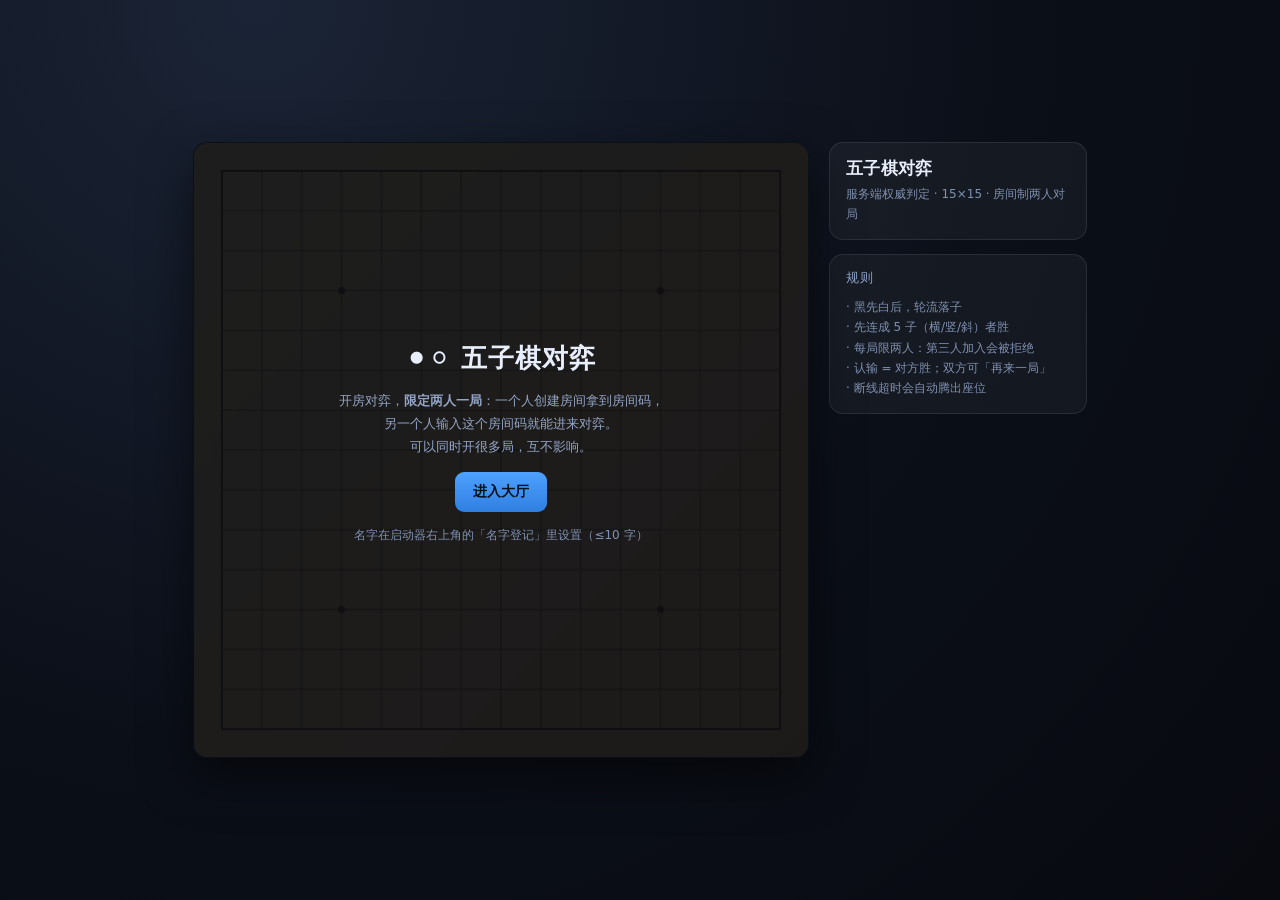
<file: gamemode/gmv9ny2bh/index.html>
<!DOCTYPE html>
<html lang="zh-CN">
<head>
<meta charset="utf-8">
<meta name="viewport" content="width=device-width, initial-scale=1">
<title>五子棋对弈 · SquadDeck</title>
<style>
  :root { color-scheme: dark; }
  * { box-sizing: border-box; }
  body {
    margin: 0; min-height: 100vh;
    background: radial-gradient(circle at 20% 0%, #1b2436 0%, #0b0f18 55%, #080a10 100%);
    color: #e8eefc;
    font-family: "Segoe UI", "Microsoft YaHei", system-ui, sans-serif;
    display: flex; align-items: center; justify-content: center;
    padding: 20px;
  }
  .app { display: flex; gap: 20px; align-items: flex-start; flex-wrap: wrap; justify-content: center; }
  .stage { position: relative; }
  canvas {
    display: block; border-radius: 14px;
    border: 1px solid rgba(120,170,255,.25);
    box-shadow: 0 18px 50px rgba(0,0,0,.55);
    max-width: 100%; height: auto;
    cursor: pointer;
  }
  .side { width: 258px; display: flex; flex-direction: column; gap: 14px; }
  .card {
    background: rgba(255,255,255,.045);
    border: 1px solid rgba(255,255,255,.09);
    border-radius: 14px; padding: 14px 16px;
  }
  h1 { font-size: 17px; margin: 0 0 4px; font-weight: 600; letter-spacing: .3px; }
  h2 { font-size: 13px; margin: 0 0 10px; font-weight: 500; color: #8ea3c8; letter-spacing: .5px; }
  .sub { font-size: 12px; color: #7f90b0; line-height: 1.7; }
  .roomcode {
    font-size: 30px; font-weight: 700; letter-spacing: 6px;
    color: #ffd166; font-variant-numeric: tabular-nums;
    text-align: center; padding: 6px 0 2px;
  }
  .seats { display: flex; flex-direction: column; gap: 8px; }
  .seat {
    display: flex; align-items: center; gap: 9px;
    padding: 8px 10px; border-radius: 10px;
    background: rgba(255,255,255,.04);
    border: 1px solid transparent;
  }
  .seat.active { border-color: rgba(255,209,102,.55); background: rgba(255,209,102,.08); }
  .seat .stone {
    width: 20px; height: 20px; border-radius: 50%; flex: none;
    box-shadow: inset 0 -2px 3px rgba(0,0,0,.4), 0 1px 2px rgba(0,0,0,.5);
  }
  .seat .stone.b { background: radial-gradient(circle at 34% 30%, #6b6b6b, #0a0a0a 72%); }
  .seat .stone.w { background: radial-gradient(circle at 34% 30%, #ffffff, #b9c0cc 78%); }
  .seat .who { font-size: 13px; }
  .seat .tag { margin-left: auto; font-size: 11px; color: #7f90b0; }
  .seat .tag.on { color: #8be3a8; }
  .seat .tag.off { color: #ff8f8f; }
  .turnline { font-size: 13px; text-align: center; padding: 8px; border-radius: 10px;
    background: rgba(78,161,255,.12); color: #bcd6ff; font-weight: 600; }
  .turnline.over { background: rgba(255,209,102,.14); color: #ffd166; }
  .turnline.mine { background: rgba(139,227,168,.16); color: #8be3a8; }
  .row { display: flex; gap: 8px; flex-wrap: wrap; }
  .row > * { flex: 1; }
  input {
    width: 100%; padding: 11px 12px; border-radius: 9px;
    border: 1px solid rgba(255,255,255,.16); background: rgba(0,0,0,.28);
    color: #e8eefc; font-size: 18px; font-family: inherit; font-weight: 700;
    letter-spacing: 4px; text-align: center; text-transform: uppercase;
  }
  input::placeholder { letter-spacing: 1px; font-weight: 400; font-size: 13px; color: #5f6f8c; }
  button {
    padding: 11px 18px; border: none; border-radius: 9px; cursor: pointer;
    font-size: 14px; font-family: inherit; font-weight: 600;
    background: linear-gradient(180deg, #4ea1ff, #2f7fe0); color: #04101f;
  }
  button:hover { filter: brightness(1.1); }
  button:disabled { opacity: .5; cursor: default; }
  button.ghost { background: rgba(255,255,255,.08); color: #cfe0ff; }
  button.danger { background: rgba(255,120,120,.16); color: #ffb3b3; }
  #status { font-size: 12px; color: #ff9f9f; min-height: 16px; text-align: center; }
  #toast {
    position: absolute; left: 50%; top: 18px; transform: translateX(-50%);
    background: rgba(8,10,16,.9); border: 1px solid rgba(255,120,120,.35);
    color: #ffb3b3; font-size: 13px; padding: 9px 18px; border-radius: 10px;
    pointer-events: none; white-space: nowrap; z-index: 5;
  }
  #toast.hidden { display: none; }
  .overlay {
    position: absolute; inset: 0; border-radius: 14px;
    background: rgba(8,10,16,.9);
    display: flex; flex-direction: column; align-items: center; justify-content: center;
    gap: 13px; text-align: center; padding: 24px;
  }
  .overlay.hidden { display: none; }
  .overlay h3 { margin: 0; font-size: 26px; font-weight: 600; letter-spacing: 1px; }
  .overlay p { margin: 0; font-size: 13px; color: #93a4c4; line-height: 1.8; }
  .overlay .overlay-tip { font-size: 12px; color: #7f90b0; }
  .overlay .box { width: min(320px, 100%); display: flex; flex-direction: column; gap: 12px; }
  .overlay .row { justify-content: center; }
</style>
</head>
<body>
<div class="app">
  <div class="stage">
    <canvas id="board"></canvas>
    <div id="toast" class="hidden"></div>

    <!-- 欢迎层：点一下才进大厅 -->
    <div class="overlay" id="ovWelcome">
      <h3>⚫⚪ 五子棋对弈</h3>
      <p>开房对弈，<b>限定两人一局</b>：一个人创建房间拿到房间码，<br>
         另一个人输入这个房间码就能进来对弈。<br>
         可以同时开很多局，互不影响。</p>
      <div class="row">
        <button id="btnEnter">进入大厅</button>
      </div>
      <p class="overlay-tip">名字在启动器右上角的「名字登记」里设置（≤10 字）</p>
      <p id="enterErr" style="color:#ff9f9f"></p>
    </div>

    <!-- 大厅层：创建房间 / 输房间码加入 -->
    <div class="overlay hidden" id="ovLobby">
      <h3>大厅</h3>
      <div class="box">
        <button id="btnAi">人机对战（AI 执白，一个人也能下）</button>
        <div class="sub" style="text-align:center">—— 或 和朋友开黑 ——</div>
        <button id="btnCreate" class="ghost">创建房间（我执黑先手）</button>
        <div class="sub" style="text-align:center">—— 或 输入朋友的房间码 ——</div>
        <input id="roomInput" maxlength="4" placeholder="例如 AB3K" autocomplete="off">
        <button id="btnJoin" class="ghost">加入房间</button>
      </div>
      <p class="overlay-tip" id="lobbyInfo">在线 0 人 · 房间 0 个</p>
      <p id="lobbyErr" style="color:#ff9f9f; min-height:16px"></p>
    </div>
  </div>

  <aside class="side">
    <div class="card">
      <h1>五子棋对弈</h1>
      <div class="sub">服务端权威判定 · 15×15 · 房间制两人对局</div>
    </div>

    <div class="card" id="cardRoom" style="display:none">
      <h2>房间码 <span class="sub" style="float:right; cursor:pointer" id="copyCode">复制</span></h2>
      <div class="roomcode" id="roomCode">----</div>
      <div class="seats">
        <div class="seat" id="seatBlack">
          <span class="stone b"></span><span class="who">黑 · 等待</span>
          <span class="tag" id="tagBlack"></span>
        </div>
        <div class="seat" id="seatWhite">
          <span class="stone w"></span><span class="who">白 · 等待</span>
          <span class="tag" id="tagWhite"></span>
        </div>
      </div>
    </div>

    <div class="card" id="cardState" style="display:none">
      <div class="turnline" id="turnLine">等待对手加入…</div>
      <div class="sub" id="aiLine" style="display:none; margin-top:8px; line-height:1.5"></div>
      <div class="row" style="margin-top:12px">
        <button id="btnAgain" class="ghost" style="display:none">再来一局</button>
        <button id="btnResign" class="ghost">认输</button>
        <button id="btnLeave" class="danger">退出房间</button>
      </div>
    </div>

    <div class="card">
      <h2>规则</h2>
      <div class="sub">
        · 黑先白后，轮流落子<br>
        · 先连成 5 子（横/竖/斜）者胜<br>
        · 每局限两人：第三人加入会被拒绝<br>
        · 认输 = 对方胜；双方可「再来一局」<br>
        · 断线超时会自动腾出座位
      </div>
    </div>

    <div id="status"></div>
  </aside>
</div>
<script src="game.js"></script>
</body>
</html>
</file>
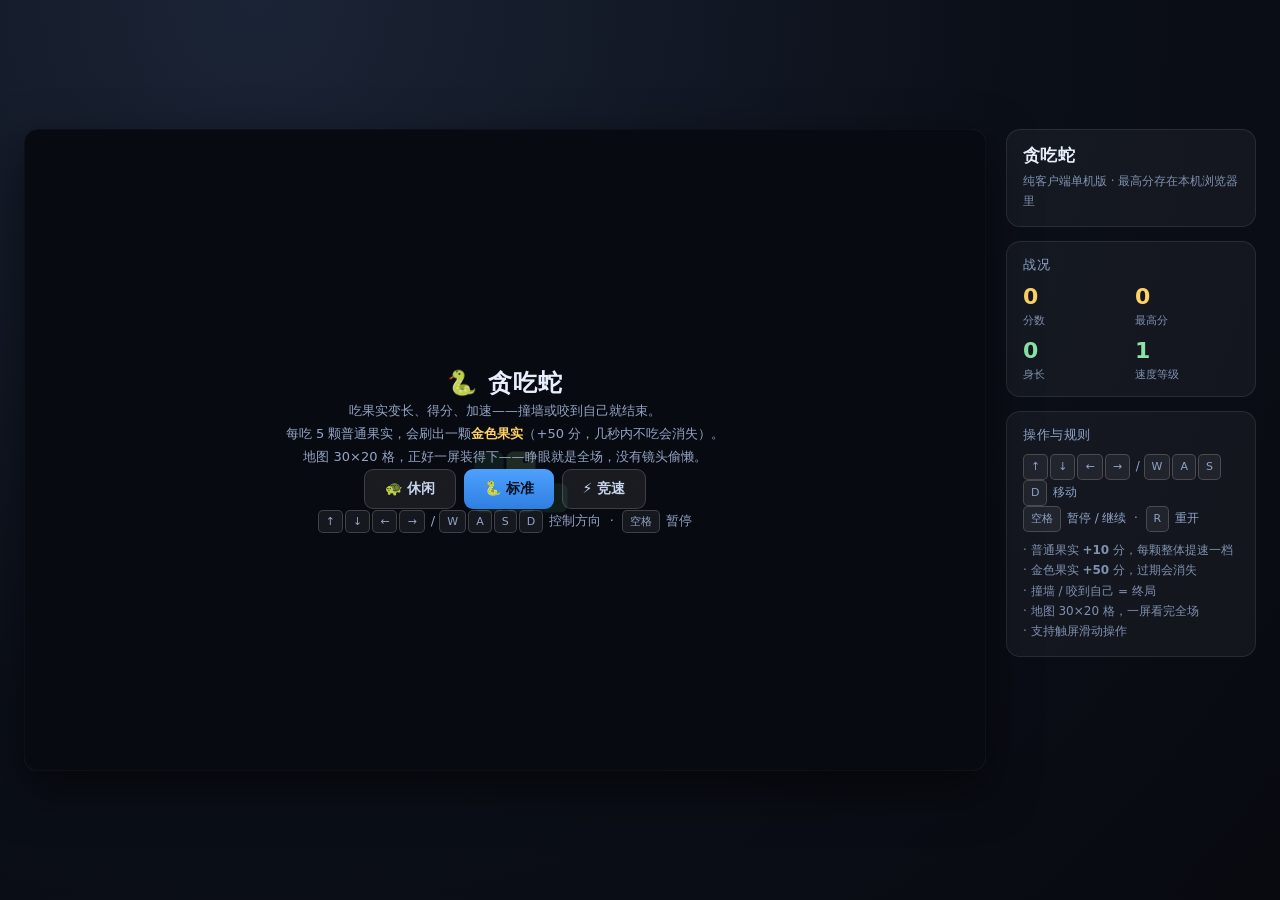
<file: gamemode/snake/index.html>
<!DOCTYPE html>
<html lang="zh-CN">
<head>
<meta charset="utf-8">
<meta name="viewport" content="width=device-width, initial-scale=1">
<title>贪吃蛇 · SquadDeck</title>
<style>
  :root { color-scheme: dark; }
  * { box-sizing: border-box; }
  body {
    margin: 0; min-height: 100vh;
    background: radial-gradient(circle at 20% 0%, #1b2436 0%, #0b0f18 55%, #080a10 100%);
    color: #e8eefc;
    font-family: "Segoe UI", "Microsoft YaHei", system-ui, sans-serif;
    display: flex; align-items: center; justify-content: center;
    padding: 20px;
  }
  .app { display: flex; gap: 20px; align-items: flex-start; flex-wrap: wrap; justify-content: center; }
  .stage { position: relative; }
  canvas {
    display: block; border-radius: 14px;
    border: 1px solid rgba(120,170,255,.25);
    box-shadow: 0 18px 50px rgba(0,0,0,.55);
    background: #0b1119;
    max-width: 100%; height: auto;
  }
  .side { width: 250px; display: flex; flex-direction: column; gap: 14px; }
  .card {
    background: rgba(255,255,255,.045);
    border: 1px solid rgba(255,255,255,.09);
    border-radius: 14px; padding: 14px 16px;
  }
  h1 { font-size: 17px; margin: 0 0 4px; font-weight: 600; letter-spacing: .3px; }
  h2 { font-size: 13px; margin: 0 0 10px; font-weight: 500; color: #8ea3c8; letter-spacing: .5px; }
  .sub { font-size: 12px; color: #7f90b0; line-height: 1.7; }
  .keys { font-size: 12px; color: #8ea3c8; line-height: 2; }
  kbd {
    display: inline-block; padding: 1px 7px; margin-right: 2px;
    border: 1px solid rgba(255,255,255,.18); border-radius: 5px;
    background: rgba(255,255,255,.06); font-size: 11px; font-family: inherit;
  }
  .stats { display: grid; grid-template-columns: 1fr 1fr; gap: 10px 8px; }
  .stat b { display: block; font-size: 22px; font-weight: 600; color: #ffd166; font-variant-numeric: tabular-nums; }
  .stat span { font-size: 11px; color: #7f90b0; }
  .stat.green b { color: #8be3a8; }
  #status { font-size: 12px; color: #ff9f9f; min-height: 16px; }
  .overlay {
    position: absolute; inset: 0; border-radius: 14px;
    background: rgba(8,10,16,.86);
    display: flex; flex-direction: column; align-items: center; justify-content: center;
    gap: 14px; text-align: center; padding: 20px;
  }
  .overlay.hidden, .screen.hidden { display: none; }
  .overlay h3 { margin: 0; font-size: 24px; font-weight: 600; letter-spacing: 1px; }
  .overlay p { margin: 0; font-size: 13px; color: #93a4c4; line-height: 1.8; }
  .row { display: flex; gap: 8px; flex-wrap: wrap; justify-content: center; }
  button {
    padding: 10px 20px; border: none; border-radius: 9px; cursor: pointer;
    font-size: 14px; font-family: inherit; font-weight: 600;
    background: linear-gradient(180deg, #4ea1ff, #2f7fe0); color: #04101f;
  }
  button:hover { filter: brightness(1.1); }
  button:disabled { opacity: .5; cursor: default; }
  button.ghost {
    background: rgba(255,255,255,.07); color: #c9d6ee;
    border: 1px solid rgba(255,255,255,.16);
  }
  .score-line { font-size: 15px; color: #e8eefc; }
  .score-line b { color: #ffd166; font-variant-numeric: tabular-nums; }
  .newbest { color: #8be3a8 !important; font-weight: 600; }
</style>
</head>
<body>
<div class="app">
  <div class="stage">
    <canvas id="game" width="960" height="640"></canvas>
    <div class="overlay" id="overlay">

      <div class="screen" id="scReady">
        <h3>🐍 贪吃蛇</h3>
        <p>吃果实变长、得分、加速——撞墙或咬到自己就结束。<br>
           每吃 5 颗普通果实，会刷出一颗<b style="color:#ffd166">金色果实</b>（+50 分，几秒内不吃会消失）。<br>
           地图 30×20 格，正好一屏装得下——睁眼就是全场，没有镜头偷懒。</p>
        <div class="row">
          <button class="ghost" data-speed="185">🐢 休闲</button>
          <button data-speed="150">🐍 标准</button>
          <button class="ghost" data-speed="110">⚡ 竞速</button>
        </div>
        <p><kbd>↑</kbd><kbd>↓</kbd><kbd>←</kbd><kbd>→</kbd> / <kbd>W</kbd><kbd>A</kbd><kbd>S</kbd><kbd>D</kbd> 控制方向 &nbsp;·&nbsp; <kbd>空格</kbd> 暂停</p>
      </div>

      <div class="screen hidden" id="scPause">
        <h3>⏸ 已暂停</h3>
        <p>休息一下，蛇也歇会儿。</p>
        <div class="row"><button id="btnResume">继续</button></div>
        <p><kbd>空格</kbd> 也可以继续</p>
      </div>

      <div class="screen hidden" id="scOver">
        <h3>💥 游戏结束</h3>
        <p class="score-line">本局得分 <b id="overScore">0</b> &nbsp;·&nbsp; 历史最高 <b id="overBest">0</b></p>
        <p id="overTip"></p>
        <div class="row"><button id="btnRetry">再来一局</button></div>
        <p><kbd>回车</kbd> / <kbd>R</kbd> 快速重开</p>
      </div>

    </div>
  </div>

  <div class="side">
    <div class="card">
      <h1>贪吃蛇</h1>
      <div class="sub">纯客户端单机版 · 最高分存在本机浏览器里</div>
    </div>

    <div class="card">
      <h2>战况</h2>
      <div class="stats">
        <div class="stat"><b id="score">0</b><span>分数</span></div>
        <div class="stat"><b id="best">0</b><span>最高分</span></div>
        <div class="stat green"><b id="len">3</b><span>身长</span></div>
        <div class="stat green"><b id="level">1</b><span>速度等级</span></div>
      </div>
    </div>

    <div class="card">
      <h2>操作与规则</h2>
      <div class="keys">
        <kbd>↑</kbd><kbd>↓</kbd><kbd>←</kbd><kbd>→</kbd> / <kbd>W</kbd><kbd>A</kbd><kbd>S</kbd><kbd>D</kbd> 移动<br>
        <kbd>空格</kbd> 暂停 / 继续 &nbsp;·&nbsp; <kbd>R</kbd> 重开
      </div>
      <div class="sub" style="margin-top:8px">
        · 普通果实 <b>+10</b> 分，每颗整体提速一档<br>
        · 金色果实 <b>+50</b> 分，过期会消失<br>
        · 撞墙 / 咬到自己 = 终局<br>
        · 地图 30×20 格，一屏看完全场<br>
        · 支持触屏滑动操作
      </div>
    </div>

    <div id="status"></div>
  </div>
</div>
<script src="game.js"></script>
</body>
</html>
</file>
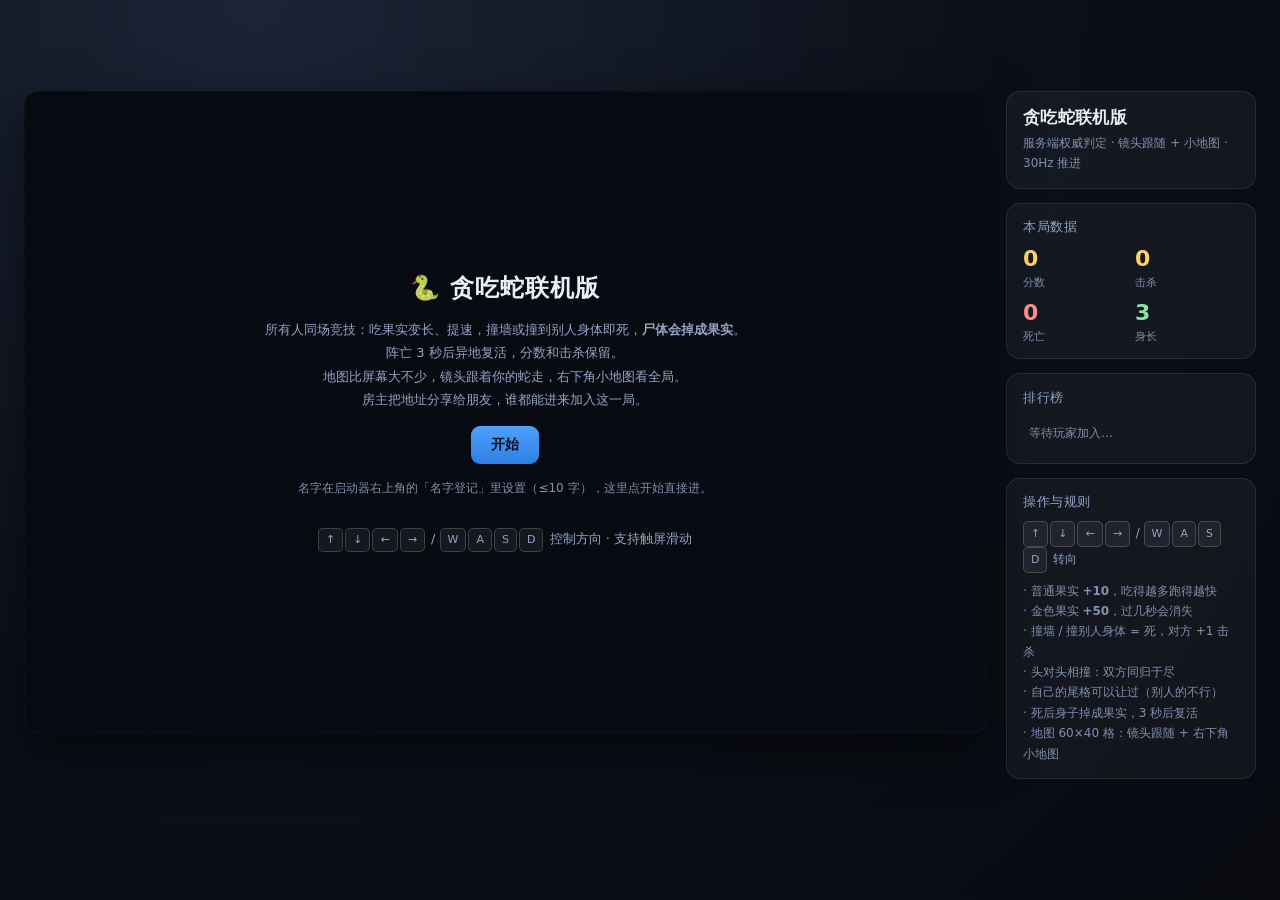
<file: gamemode/snake2/index.html>
<!DOCTYPE html>
<html lang="zh-CN">
<head>
<meta charset="utf-8">
<meta name="viewport" content="width=device-width, initial-scale=1">
<title>贪吃蛇联机版 · SquadDeck</title>
<style>
  :root { color-scheme: dark; }
  * { box-sizing: border-box; }
  body {
    margin: 0; min-height: 100vh;
    background: radial-gradient(circle at 20% 0%, #1b2436 0%, #0b0f18 55%, #080a10 100%);
    color: #e8eefc;
    font-family: "Segoe UI", "Microsoft YaHei", system-ui, sans-serif;
    display: flex; align-items: center; justify-content: center;
    padding: 20px;
  }
  .app { display: flex; gap: 20px; align-items: flex-start; flex-wrap: wrap; justify-content: center; }
  .stage { position: relative; }
  canvas {
    display: block; border-radius: 14px;
    border: 1px solid rgba(120,170,255,.25);
    box-shadow: 0 18px 50px rgba(0,0,0,.55);
    background: #0b1119;
    max-width: 100%; height: auto;
  }
  .side { width: 250px; display: flex; flex-direction: column; gap: 14px; }
  .card {
    background: rgba(255,255,255,.045);
    border: 1px solid rgba(255,255,255,.09);
    border-radius: 14px; padding: 14px 16px;
  }
  h1 { font-size: 17px; margin: 0 0 4px; font-weight: 600; letter-spacing: .3px; }
  h2 { font-size: 13px; margin: 0 0 10px; font-weight: 500; color: #8ea3c8; letter-spacing: .5px; }
  .sub { font-size: 12px; color: #7f90b0; line-height: 1.7; }
  .keys { font-size: 12px; color: #8ea3c8; line-height: 2; }
  kbd {
    display: inline-block; padding: 1px 7px; margin-right: 2px;
    border: 1px solid rgba(255,255,255,.18); border-radius: 5px;
    background: rgba(255,255,255,.06); font-size: 11px; font-family: inherit;
  }
  .stats { display: grid; grid-template-columns: 1fr 1fr; gap: 10px 8px; }
  .stat b { display: block; font-size: 22px; font-weight: 600; color: #ffd166; font-variant-numeric: tabular-nums; }
  .stat span { font-size: 11px; color: #7f90b0; }
  .stat.green b { color: #8be3a8; }
  .stat.red b { color: #ff8f8f; }
  ol#board { list-style: none; margin: 0; padding: 0; font-size: 13px; }
  ol#board li {
    display: flex; align-items: center; gap: 8px;
    padding: 5px 6px; border-radius: 8px;
  }
  ol#board li.me { background: rgba(78,161,255,.16); }
  ol#board li.dead { opacity: .45; }
  ol#board b { margin-left: auto; color: #ffd166; font-variant-numeric: tabular-nums; }
  ol#board .kills { color: #ff8f8f; font-size: 11px; font-variant-numeric: tabular-nums; }
  .dot { width: 9px; height: 9px; border-radius: 50%; flex: none; }
  #status { font-size: 12px; color: #ff9f9f; min-height: 16px; }
  #toast {
    position: absolute; left: 50%; top: 18px; transform: translateX(-50%);
    background: rgba(8,10,16,.85); border: 1px solid rgba(255,120,120,.35);
    color: #ffb3b3; font-size: 13px; padding: 8px 16px; border-radius: 10px;
    pointer-events: none; white-space: nowrap;
  }
  #toast.hidden { display: none; }
  .overlay {
    position: absolute; inset: 0; border-radius: 14px;
    background: rgba(8,10,16,.88);
    display: flex; flex-direction: column; align-items: center; justify-content: center;
    gap: 14px; text-align: center; padding: 20px;
  }
  .overlay.hidden { display: none; }
  .overlay h3 { margin: 0; font-size: 24px; font-weight: 600; letter-spacing: 1px; }
  .overlay p { margin: 0; font-size: 13px; color: #93a4c4; line-height: 1.8; }
  .overlay .overlay-tip { font-size: 12px; color: #7f90b0; }
  .row { display: flex; gap: 8px; flex-wrap: wrap; justify-content: center; }
  button {
    padding: 10px 20px; border: none; border-radius: 9px; cursor: pointer;
    font-size: 14px; font-family: inherit; font-weight: 600;
    background: linear-gradient(180deg, #4ea1ff, #2f7fe0); color: #04101f;
  }
  button:hover { filter: brightness(1.1); }
  button:disabled { opacity: .5; cursor: default; }
</style>
</head>
<body>
<div class="app">
  <div class="stage">
    <canvas id="game" width="960" height="640"></canvas>
    <div id="toast" class="hidden"></div>
    <div class="overlay" id="overlay">
      <h3>🐍 贪吃蛇联机版</h3>
      <p>所有人同场竞技：吃果实变长、提速，撞墙或撞到别人身体即死，<b>尸体会掉成果实</b>。<br>
         阵亡 3 秒后异地复活，分数和击杀保留。<br>
         地图比屏幕大不少，镜头跟着你的蛇走，右下角小地图看全局。<br>
         房主把地址分享给朋友，谁都能进来加入这一局。</p>
      <div class="row">
        <button id="join">开始</button>
      </div>
      <p class="overlay-tip">名字在启动器右上角的「名字登记」里设置（≤10 字），这里点开始直接进。</p>
      <p id="joinErr" style="color:#ff9f9f"></p>
      <p><kbd>↑</kbd><kbd>↓</kbd><kbd>←</kbd><kbd>→</kbd> / <kbd>W</kbd><kbd>A</kbd><kbd>S</kbd><kbd>D</kbd> 控制方向 · 支持触屏滑动</p>
    </div>
  </div>

  <div class="side">
    <div class="card">
      <h1>贪吃蛇联机版</h1>
      <div class="sub">服务端权威判定 · 镜头跟随 + 小地图 · 30Hz 推进</div>
    </div>

    <div class="card">
      <h2>本局数据</h2>
      <div class="stats">
        <div class="stat"><b id="score">0</b><span>分数</span></div>
        <div class="stat"><b id="kills">0</b><span>击杀</span></div>
        <div class="stat red"><b id="deaths">0</b><span>死亡</span></div>
        <div class="stat green"><b id="len">3</b><span>身长</span></div>
      </div>
    </div>

    <div class="card">
      <h2>排行榜 <span class="sub" id="players"></span></h2>
      <ol id="board"><li class="sub">等待玩家加入…</li></ol>
    </div>

    <div class="card">
      <h2>操作与规则</h2>
      <div class="keys">
        <kbd>↑</kbd><kbd>↓</kbd><kbd>←</kbd><kbd>→</kbd> / <kbd>W</kbd><kbd>A</kbd><kbd>S</kbd><kbd>D</kbd> 转向
      </div>
      <div class="sub" style="margin-top:8px">
        · 普通果实 <b>+10</b>，吃得越多跑得越快<br>
        · 金色果实 <b>+50</b>，过几秒会消失<br>
        · 撞墙 / 撞别人身体 = 死，对方 +1 击杀<br>
        · 头对头相撞：双方同归于尽<br>
        · 自己的尾格可以让过（别人的不行）<br>
        · 死后身子掉成果实，3 秒后复活<br>
        · 地图 60×40 格：镜头跟随 + 右下角小地图
      </div>
    </div>

    <div id="status"></div>
  </div>
</div>
<script src="game.js"></script>
</body>
</html>
</file>
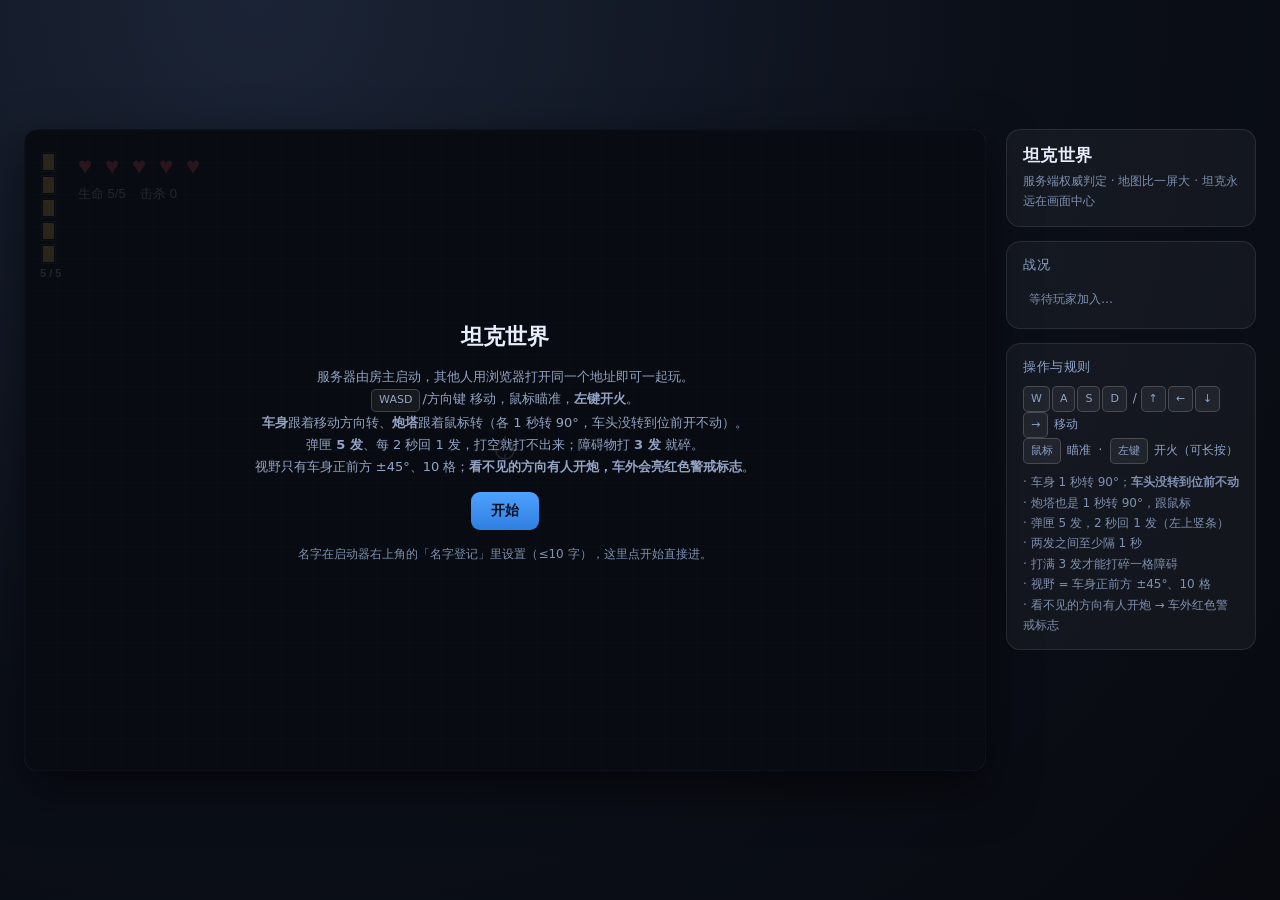
<file: gamemode/tank/index.html>
<!DOCTYPE html>
<html lang="zh-CN">
<head>
<meta charset="utf-8">
<meta name="viewport" content="width=device-width, initial-scale=1">
<link rel="icon" type="image/x-icon" href="tank.ico">
<title>坦克世界 · SquadDeck</title>
<style>
  :root { color-scheme: dark; }
  * { box-sizing: border-box; }
  body {
    margin: 0; min-height: 100vh;
    background: radial-gradient(circle at 20% 0%, #1b2436 0%, #0b0f18 55%, #080a10 100%);
    color: #e8eefc;
    font-family: "Segoe UI", "Microsoft YaHei", system-ui, sans-serif;
    display: flex; align-items: center; justify-content: center;
    padding: 20px;
  }
  .app { display: flex; gap: 20px; align-items: flex-start; flex-wrap: wrap; justify-content: center; }
  .stage { position: relative; }
  canvas {
    display: block; border-radius: 14px;
    border: 1px solid rgba(120,170,255,.25);
    box-shadow: 0 18px 50px rgba(0,0,0,.55);
    background: #0b1119;
    max-width: 100%; height: auto;
    cursor: crosshair;
  }
  .side { width: 250px; display: flex; flex-direction: column; gap: 14px; }
  .card {
    background: rgba(255,255,255,.045);
    border: 1px solid rgba(255,255,255,.09);
    border-radius: 14px; padding: 14px 16px;
  }
  h1 { font-size: 17px; margin: 0 0 4px; font-weight: 600; letter-spacing: .3px; }
  h2 { font-size: 13px; margin: 0 0 10px; font-weight: 500; color: #8ea3c8; letter-spacing: .5px; }
  .sub { font-size: 12px; color: #7f90b0; line-height: 1.7; }
  .keys { font-size: 12px; color: #8ea3c8; line-height: 2; }
  kbd {
    display: inline-block; padding: 1px 7px; margin-right: 2px;
    border: 1px solid rgba(255,255,255,.18); border-radius: 5px;
    background: rgba(255,255,255,.06); font-size: 11px; font-family: inherit;
  }
  ol#board { list-style: none; margin: 0; padding: 0; font-size: 13px; }
  ol#board li {
    display: flex; align-items: center; gap: 8px;
    padding: 5px 6px; border-radius: 8px;
  }
  ol#board li.me { background: rgba(78,161,255,.16); }
  ol#board b { margin-left: auto; color: #ffd166; font-variant-numeric: tabular-nums; }
  .dot { width: 9px; height: 9px; border-radius: 50%; flex: none; }
  #status { font-size: 12px; color: #ff9f9f; min-height: 16px; }
  .overlay {
    position: absolute; inset: 0; border-radius: 14px;
    background: rgba(8,10,16,.86);
    display: flex; flex-direction: column; align-items: center; justify-content: center;
    gap: 14px; text-align: center; padding: 20px;
  }
  .overlay.hidden { display: none; }
  .overlay h3 { margin: 0; font-size: 22px; font-weight: 600; }
  .overlay p { margin: 0; font-size: 13px; color: #93a4c4; line-height: 1.7; }
  .overlay .overlay-tip { font-size: 12px; color: #7f90b0; }
  .row { display: flex; gap: 8px; }
  input {
    padding: 10px 12px; border-radius: 9px; font-size: 14px; font-family: inherit;
    border: 1px solid rgba(255,255,255,.18); background: rgba(255,255,255,.07);
    color: #e8eefc; outline: none; width: 170px;
  }
  input:focus { border-color: #4ea1ff; }
  button {
    padding: 10px 20px; border: none; border-radius: 9px; cursor: pointer;
    font-size: 14px; font-family: inherit; font-weight: 600;
    background: linear-gradient(180deg, #4ea1ff, #2f7fe0); color: #04101f;
  }
  button:disabled { opacity: .5; cursor: default; }
</style>
</head>
<body>
<div class="app">
  <div class="stage">
    <canvas id="game" width="960" height="640"></canvas>
    <div class="overlay" id="overlay">
      <h3>坦克世界</h3>
      <p>服务器由房主启动，其他人用浏览器打开同一个地址即可一起玩。<br>
         <kbd>WASD</kbd>/方向键 移动，鼠标瞄准，<b>左键开火</b>。<br>
         <b>车身</b>跟着移动方向转、<b>炮塔</b>跟着鼠标转（各 1 秒转 90°，车头没转到位前开不动）。<br>
         弹匣 <b>5 发</b>、每 2 秒回 1 发，打空就打不出来；障碍物打 <b>3 发</b> 就碎。<br>
         视野只有车身正前方 ±45°、10 格；<b>看不见的方向有人开炮，车外会亮红色警戒标志</b>。</p>
      <div class="row">
        <button id="join">开始</button>
      </div>
      <p class="overlay-tip">名字在启动器右上角的「名字登记」里设置（≤10 字），这里点开始直接进。</p>
      <p id="joinErr" style="color:#ff9f9f"></p>
    </div>
  </div>

  <div class="side">
    <div class="card">
      <h1>坦克世界</h1>
      <div class="sub">服务端权威判定 · 地图比一屏大 · 坦克永远在画面中心</div>
    </div>

    <div class="card">
      <h2>战况</h2>
      <ol id="board"><li class="sub">等待玩家加入…</li></ol>
    </div>

    <div class="card">
      <h2>操作与规则</h2>
      <div class="keys">
        <kbd>W</kbd><kbd>A</kbd><kbd>S</kbd><kbd>D</kbd> / <kbd>↑</kbd><kbd>←</kbd><kbd>↓</kbd><kbd>→</kbd> 移动<br>
        <kbd>鼠标</kbd> 瞄准 &nbsp;·&nbsp; <kbd>左键</kbd> 开火（可长按）
      </div>
      <div class="sub" style="margin-top:8px">
        · 车身 1 秒转 90°；<b>车头没转到位前不动</b><br>
        · 炮塔也是 1 秒转 90°，跟鼠标<br>
        · 弹匣 5 发，2 秒回 1 发（左上竖条）<br>
        · 两发之间至少隔 1 秒<br>
        · 打满 3 发才能打碎一格障碍<br>
        · 视野 = 车身正前方 ±45°、10 格<br>
        · 看不见的方向有人开炮 → 车外红色警戒标志
      </div>
    </div>

    <div id="status"></div>
  </div>
</div>
<script src="game.js"></script>
</body>
</html>
</file>
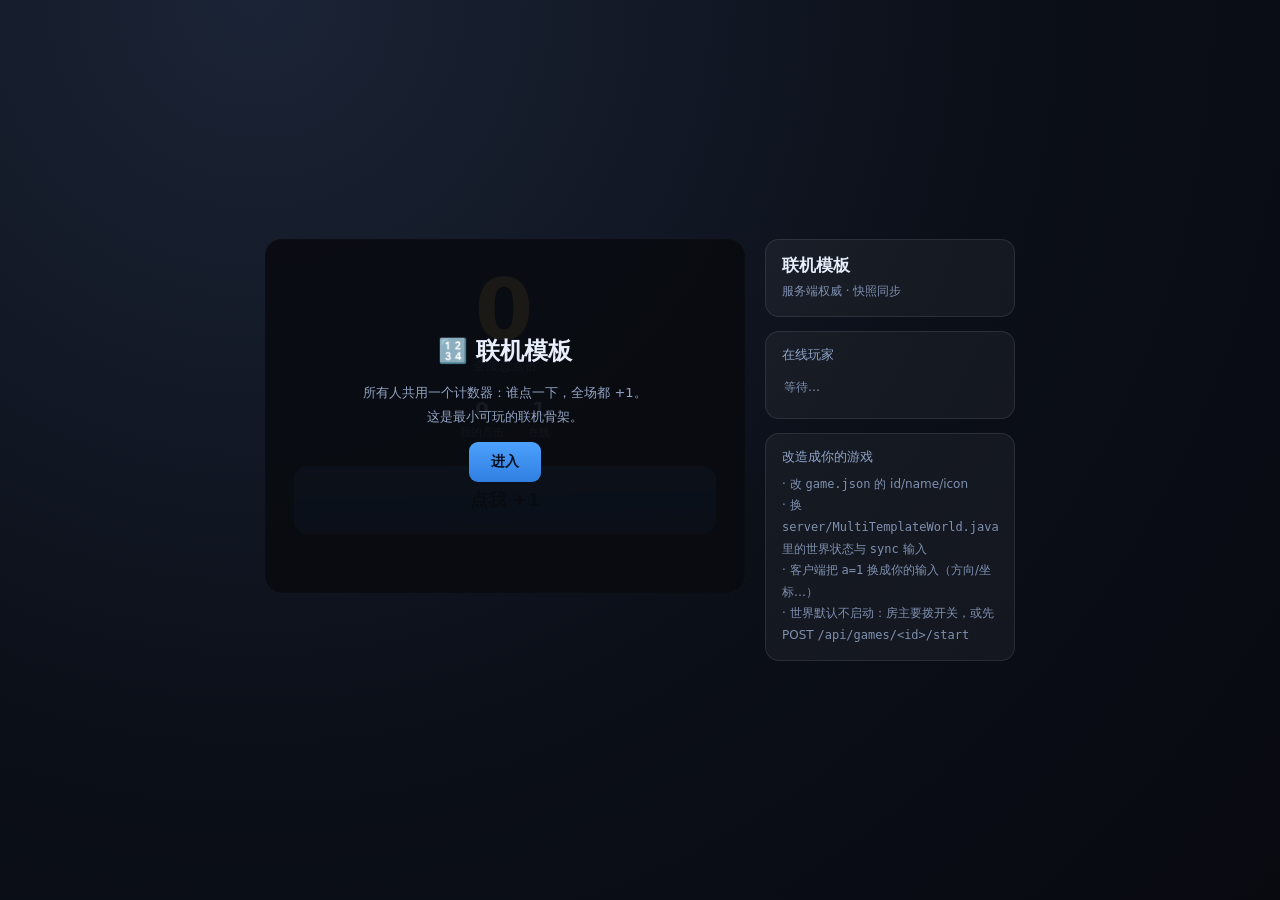
<file: 游戏制作相关/skills/游戏制作方法/assets/templates/multiplayer/index.html>
<!DOCTYPE html>
<html lang="zh-CN">
<head>
<meta charset="utf-8">
<meta name="viewport" content="width=device-width, initial-scale=1">
<title>联机模板 · SquadDeck</title>
<style>
  :root { color-scheme: dark; }
  * { box-sizing: border-box; }
  body {
    margin: 0; min-height: 100vh;
    background: radial-gradient(circle at 20% 0%, #1b2436 0%, #0b0f18 55%, #080a10 100%);
    color: #e8eefc;
    font-family: "Segoe UI", "Microsoft YaHei", system-ui, sans-serif;
    display: flex; align-items: center; justify-content: center;
    padding: 20px;
  }
  .app { display: flex; gap: 20px; align-items: flex-start; flex-wrap: wrap; justify-content: center; }
  .stage { position: relative; width: 480px; }
  .panel {
    background: rgba(255,255,255,.045);
    border: 1px solid rgba(255,255,255,.09);
    border-radius: 16px; padding: 28px;
    text-align: center;
  }
  .big {
    font-size: 84px; font-weight: 700; line-height: 1;
    color: #ffd166; font-variant-numeric: tabular-nums;
    letter-spacing: 2px;
  }
  .label { font-size: 12px; color: #7f90b0; letter-spacing: 1px; margin-top: 6px; }
  .row { display: flex; gap: 24px; justify-content: center; margin-top: 22px; }
  .cell b { display: block; font-size: 20px; color: #bcd6ff; font-variant-numeric: tabular-nums; }
  .cell span { font-size: 11px; color: #7f90b0; }
  .hit {
    margin-top: 26px; width: 100%; padding: 22px;
    border: none; border-radius: 14px; cursor: pointer;
    font-size: 18px; font-weight: 700; font-family: inherit;
    background: linear-gradient(180deg, #4ea1ff, #2f7fe0); color: #04101f;
    transition: transform .06s;
  }
  .hit:active { transform: scale(.985); }
  .hit:disabled { opacity: .5; cursor: default; }
  .side { width: 250px; display: flex; flex-direction: column; gap: 14px; }
  .card {
    background: rgba(255,255,255,.045);
    border: 1px solid rgba(255,255,255,.09);
    border-radius: 14px; padding: 14px 16px;
  }
  h1 { font-size: 17px; margin: 0 0 4px; font-weight: 600; }
  h2 { font-size: 13px; margin: 0 0 8px; font-weight: 500; color: #8ea3c8; }
  .sub { font-size: 12px; color: #7f90b0; line-height: 1.8; }
  ul { list-style: none; margin: 0; padding: 0; font-size: 13px; }
  li { display: flex; justify-content: space-between; padding: 5px 2px; }
  li b { color: #ffd166; font-variant-numeric: tabular-nums; }
  #status { font-size: 12px; color: #ff9f9f; min-height: 18px; text-align: center; }
  .overlay {
    position: absolute; inset: 0; border-radius: 16px;
    background: rgba(8,10,16,.92);
    display: flex; flex-direction: column; align-items: center; justify-content: center;
    gap: 14px; text-align: center; padding: 24px;
  }
  .overlay.hidden { display: none; }
  .overlay h3 { margin: 0; font-size: 24px; font-weight: 600; }
  .overlay p { margin: 0; font-size: 13px; color: #93a4c4; line-height: 1.8; }
  button.primary {
    padding: 11px 22px; border: none; border-radius: 9px; cursor: pointer;
    font-size: 14px; font-family: inherit; font-weight: 600;
    background: linear-gradient(180deg, #4ea1ff, #2f7fe0); color: #04101f;
  }
</style>
</head>
<body>
<div class="app">
  <div class="stage">
    <div class="panel">
      <div class="big" id="count">0</div>
      <div class="label">全服总点击</div>

      <div class="row">
        <div class="cell"><b id="mine">0</b><span>我的点击</span></div>
        <div class="cell"><b id="online">1</b><span>在线</span></div>
      </div>

      <button class="hit" id="hit" disabled>点我 +1</button>
      <div id="status" style="margin-top:12px"></div>
    </div>

    <div class="overlay" id="overlay">
      <h3>🔢 联机模板</h3>
      <p>所有人共用一个计数器：谁点一下，全场都 +1。<br>
         这是最小可玩的联机骨架。</p>
      <button class="primary" id="enter">进入</button>
      <p id="err" style="color:#ff9f9f"></p>
    </div>
  </div>

  <aside class="side">
    <div class="card">
      <h1>联机模板</h1>
      <div class="sub">服务端权威 · 快照同步</div>
    </div>
    <div class="card">
      <h2>在线玩家</h2>
      <ul id="players"><li class="sub">等待…</li></ul>
    </div>
    <div class="card">
      <h2>改造成你的游戏</h2>
      <div class="sub">
        · 改 <code>game.json</code> 的 id/name/icon<br>
        · 换 <code>server/MultiTemplateWorld.java</code> 里的世界状态与 <code>sync</code> 输入<br>
        · 客户端把 <code>a=1</code> 换成你的输入（方向/坐标…）<br>
        · 世界默认不启动：房主要拨开关，或先 POST <code>/api/games/&lt;id&gt;/start</code>
      </div>
    </div>
  </aside>
</div>
<script src="game.js"></script>
</body>
</html>
</file>
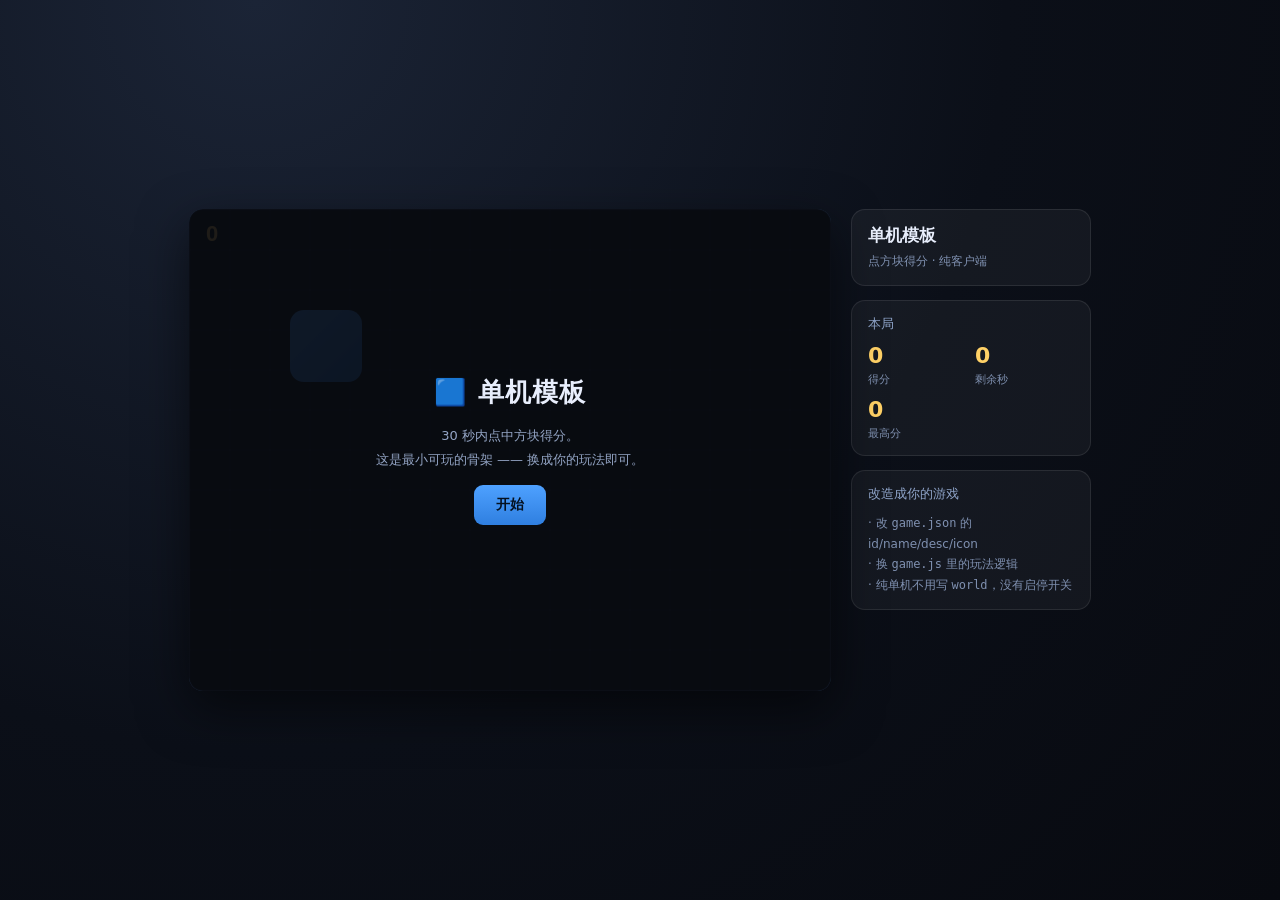
<file: 游戏制作相关/skills/游戏制作方法/assets/templates/solo/index.html>
<!DOCTYPE html>
<html lang="zh-CN">
<head>
<meta charset="utf-8">
<meta name="viewport" content="width=device-width, initial-scale=1">
<title>单机模板 · SquadDeck</title>
<style>
  :root { color-scheme: dark; }
  * { box-sizing: border-box; }
  body {
    margin: 0; min-height: 100vh;
    background: radial-gradient(circle at 20% 0%, #1b2436 0%, #0b0f18 55%, #080a10 100%);
    color: #e8eefc;
    font-family: "Segoe UI", "Microsoft YaHei", system-ui, sans-serif;
    display: flex; align-items: center; justify-content: center;
    padding: 20px;
  }
  .app { display: flex; gap: 20px; align-items: flex-start; flex-wrap: wrap; justify-content: center; }
  .stage { position: relative; }
  canvas {
    display: block; border-radius: 14px;
    border: 1px solid rgba(120,170,255,.25);
    box-shadow: 0 18px 50px rgba(0,0,0,.55);
    background: #0b1119;
    max-width: 100%; height: auto;
    cursor: pointer;
  }
  .side { width: 240px; display: flex; flex-direction: column; gap: 14px; }
  .card {
    background: rgba(255,255,255,.045);
    border: 1px solid rgba(255,255,255,.09);
    border-radius: 14px; padding: 14px 16px;
  }
  h1 { font-size: 17px; margin: 0 0 4px; font-weight: 600; }
  h2 { font-size: 13px; margin: 0 0 10px; font-weight: 500; color: #8ea3c8; }
  .sub { font-size: 12px; color: #7f90b0; line-height: 1.7; }
  .stats { display: grid; grid-template-columns: 1fr 1fr; gap: 10px 8px; }
  .stat b { display: block; font-size: 22px; font-weight: 600; color: #ffd166; font-variant-numeric: tabular-nums; }
  .stat span { font-size: 11px; color: #7f90b0; }
  .overlay {
    position: absolute; inset: 0; border-radius: 14px;
    background: rgba(8,10,16,.9);
    display: flex; flex-direction: column; align-items: center; justify-content: center;
    gap: 14px; text-align: center; padding: 24px;
  }
  .overlay.hidden { display: none; }
  .overlay h3 { margin: 0; font-size: 26px; font-weight: 600; letter-spacing: 1px; }
  .overlay p { margin: 0; font-size: 13px; color: #93a4c4; line-height: 1.8; }
  button {
    padding: 11px 22px; border: none; border-radius: 9px; cursor: pointer;
    font-size: 14px; font-family: inherit; font-weight: 600;
    background: linear-gradient(180deg, #4ea1ff, #2f7fe0); color: #04101f;
  }
  button:hover { filter: brightness(1.1); }
</style>
</head>
<body>
<div class="app">
  <div class="stage">
    <canvas id="game" width="640" height="480"></canvas>
    <div class="overlay" id="overlay">
      <h3>🟦 单机模板</h3>
      <p>30 秒内点中方块得分。<br>这是最小可玩的骨架 —— 换成你的玩法即可。</p>
      <button id="start">开始</button>
    </div>
  </div>

  <aside class="side">
    <div class="card">
      <h1>单机模板</h1>
      <div class="sub">点方块得分 · 纯客户端</div>
    </div>
    <div class="card">
      <h2>本局</h2>
      <div class="stats">
        <div class="stat"><b id="score">0</b><span>得分</span></div>
        <div class="stat"><b id="time">30</b><span>剩余秒</span></div>
        <div class="stat"><b id="best">0</b><span>最高分</span></div>
      </div>
    </div>
    <div class="card">
      <h2>改造成你的游戏</h2>
      <div class="sub">
        · 改 <code>game.json</code> 的 id/name/desc/icon<br>
        · 换 <code>game.js</code> 里的玩法逻辑<br>
        · 纯单机不用写 <code>world</code>，没有启停开关
      </div>
    </div>
  </aside>
</div>
<script src="game.js"></script>
</body>
</html>
</file>
